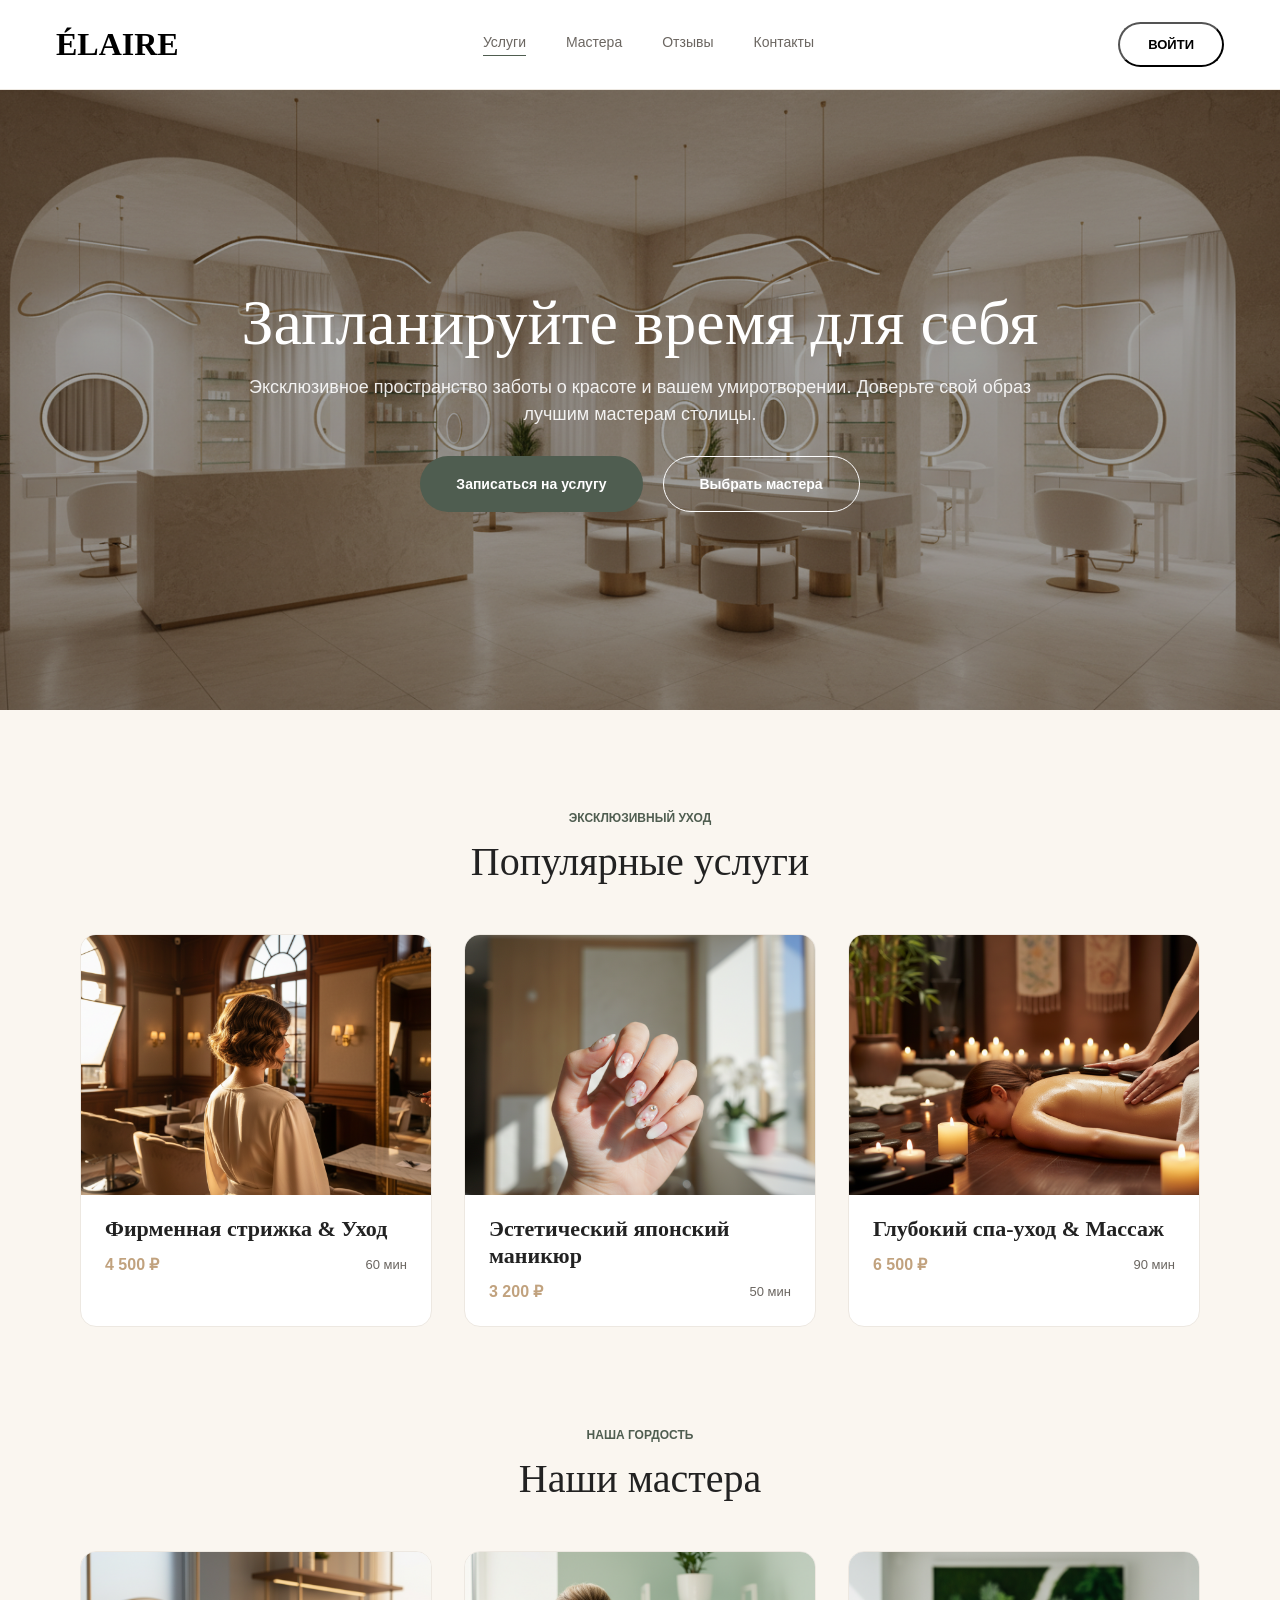
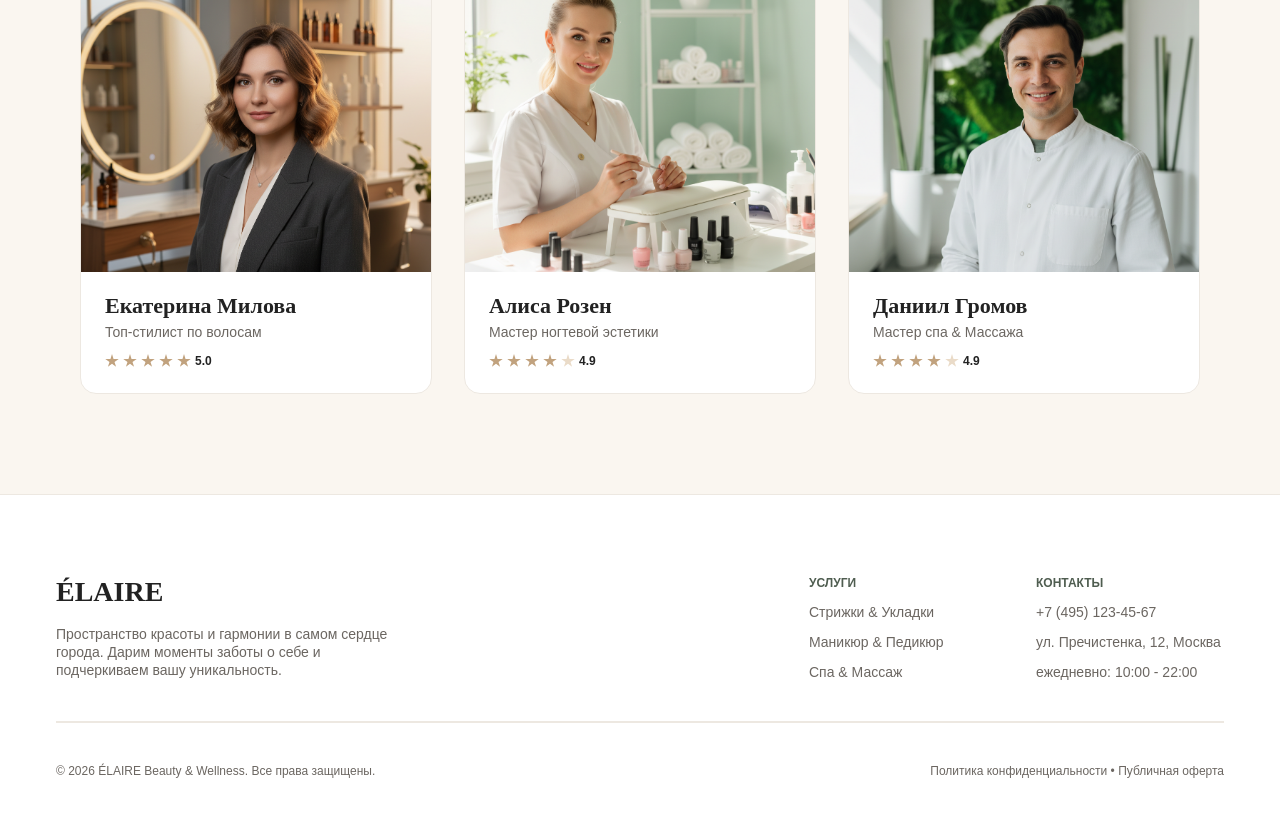
<file: frontend-1-complete/index.html>
<!DOCTYPE html>
<html lang="ru">
  <head>
    <meta charset="UTF-8" />
    <link rel="icon" type="image/svg+xml" href="/favicon.svg" />
    <meta name="viewport" content="width=device-width, initial-scale=1.0" />
    <title>ÉLAIRE — Салон услуг</title>
    <link rel="stylesheet" href="home.css" />
  </head>
  <body>
    <div class="page">
      <!-- header -->
      <header class="header">
        <div class="logo">
          <span class="logo-text">ÉLAIRE</span>
        </div>
        <nav class="nav-links">
          <div class="nav-item active"><a href="#">Услуги</a></div>
          <div class="nav-item"><a href="#">Мастера</a></div>
          <div class="nav-item"><a href="#">Отзывы</a></div>
          <div class="nav-item"><a href="#">Контакты</a></div>
        </nav>
        <button class="login-button"><span>Войти</span></button>
      </header>

      <!-- hero -->
      <section class="hero">
        <div class="hero-text-container">
          <h1 class="hero-title">Запланируйте время для себя</h1>
          <p class="hero-desc">
            Эксклюзивное пространство заботы о красоте и вашем умиротворении.
            Доверьте свой образ лучшим мастерам столицы.
          </p>
        </div>
        <div class="hero-ctas">
          <button
            class="cta-service"
            onclick="window.location.href='services.html'"
          >
            Записаться на услугу
          </button>
          <button class="cta-master">Выбрать мастера</button>
        </div>
      </section>

      <!-- popular services -->
      <section class="popular-services">
        <div class="section-header">
          <span class="section-tag">Эксклюзивный уход</span>
          <h2 class="section-title">Популярные услуги</h2>
        </div>
        <div class="services-grid">
          <article class="service-card">
            <div
              class="service-card-image"
              style="background-image: url('images/service-haircut.png')"
            ></div>
            <div class="service-card-body">
              <h3 class="service-card-title">Фирменная стрижка &amp; Уход</h3>
              <div class="service-card-meta">
                <span class="price">4 500 ₽</span>
                <span class="duration">60 мин</span>
              </div>
            </div>
          </article>
          <article class="service-card">
            <div
              class="service-card-image"
              style="background-image: url('images/service-manicure.png')"
            ></div>
            <div class="service-card-body">
              <h3 class="service-card-title">Эстетический японский маникюр</h3>
              <div class="service-card-meta">
                <span class="price">3 200 ₽</span>
                <span class="duration">50 мин</span>
              </div>
            </div>
          </article>
          <article class="service-card">
            <div
              class="service-card-image"
              style="background-image: url('images/service-spa.png')"
            ></div>
            <div class="service-card-body">
              <h3 class="service-card-title">Глубокий спа-уход &amp; Массаж</h3>
              <div class="service-card-meta">
                <span class="price">6 500 ₽</span>
                <span class="duration">90 мин</span>
              </div>
            </div>
          </article>
        </div>
      </section>

      <!-- our masters -->
      <section class="our-masters">
        <div class="section-header">
          <span class="section-tag">Наша гордость</span>
          <h2 class="section-title">Наши мастера</h2>
        </div>
        <div class="masters-grid">
          <article class="master-card">
            <div
              class="master-card-image"
              style="background-image: url('images/master-ekaterina.png')"
            ></div>
            <div class="master-card-body">
              <div class="master-info">
                <h3 class="master-name">Екатерина Милова</h3>
                <span class="master-role">Топ-стилист по волосам</span>
              </div>
              <div class="stars">
                <span class="star"></span>
                <span class="star"></span>
                <span class="star"></span>
                <span class="star"></span>
                <span class="star"></span>
                <span class="rating">5.0</span>
              </div>
            </div>
          </article>
          <article class="master-card">
            <div
              class="master-card-image"
              style="background-image: url('images/master-alisa.png')"
            ></div>
            <div class="master-card-body">
              <div class="master-info">
                <h3 class="master-name">Алиса Розен</h3>
                <span class="master-role">Мастер ногтевой эстетики</span>
              </div>
              <div class="stars">
                <span class="star"></span>
                <span class="star"></span>
                <span class="star"></span>
                <span class="star"></span>
                <span class="star star-empty"></span>
                <span class="rating">4.9</span>
              </div>
            </div>
          </article>
          <article class="master-card">
            <div
              class="master-card-image"
              style="background-image: url('images/master-daniil.png')"
            ></div>
            <div class="master-card-body">
              <div class="master-info">
                <h3 class="master-name">Даниил Громов</h3>
                <span class="master-role">Мастер спа &amp; Массажа</span>
              </div>
              <div class="stars">
                <span class="star"></span>
                <span class="star"></span>
                <span class="star"></span>
                <span class="star"></span>
                <span class="star star-empty"></span>
                <span class="rating">4.9</span>
              </div>
            </div>
          </article>
        </div>
      </section>

      <!-- footer -->
      <footer class="footer">
        <div class="footer-top">
          <div class="footer-brand">
            <span class="brand-name">ÉLAIRE</span>
            <span class="brand-desc"
              >Пространство красоты и гармонии в самом сердце города. Дарим
              моменты заботы о себе и подчеркиваем вашу уникальность.</span
            >
          </div>
          <div class="footer-links-row">
            <div class="links-col" style="width: 147px">
              <span class="col-title">Услуги</span>
              <a href="#">Стрижки &amp; Укладки</a>
              <a href="#">Маникюр &amp; Педикюр</a>
              <a href="#">Спа &amp; Массаж</a>
            </div>
            <div class="links-col" style="width: 188px">
              <span class="col-title">Контакты</span>
              <a href="#">+7 (495) 123-45-67</a>
              <a href="#">ул. Пречистенка, 12, Москва</a>
              <a href="#">ежедневно: 10:00 - 22:00</a>
            </div>
          </div>
        </div>
        <div class="footer-line"></div>
        <div class="footer-bottom">
          <span class="copy"
            >© 2026 ÉLAIRE Beauty &amp; Wellness. Все права защищены.</span
          >
          <span class="legal"
            >Политика конфиденциальности • Публичная оферта</span
          >
        </div>
      </footer>
    </div>
  </body>
</html>
</file>
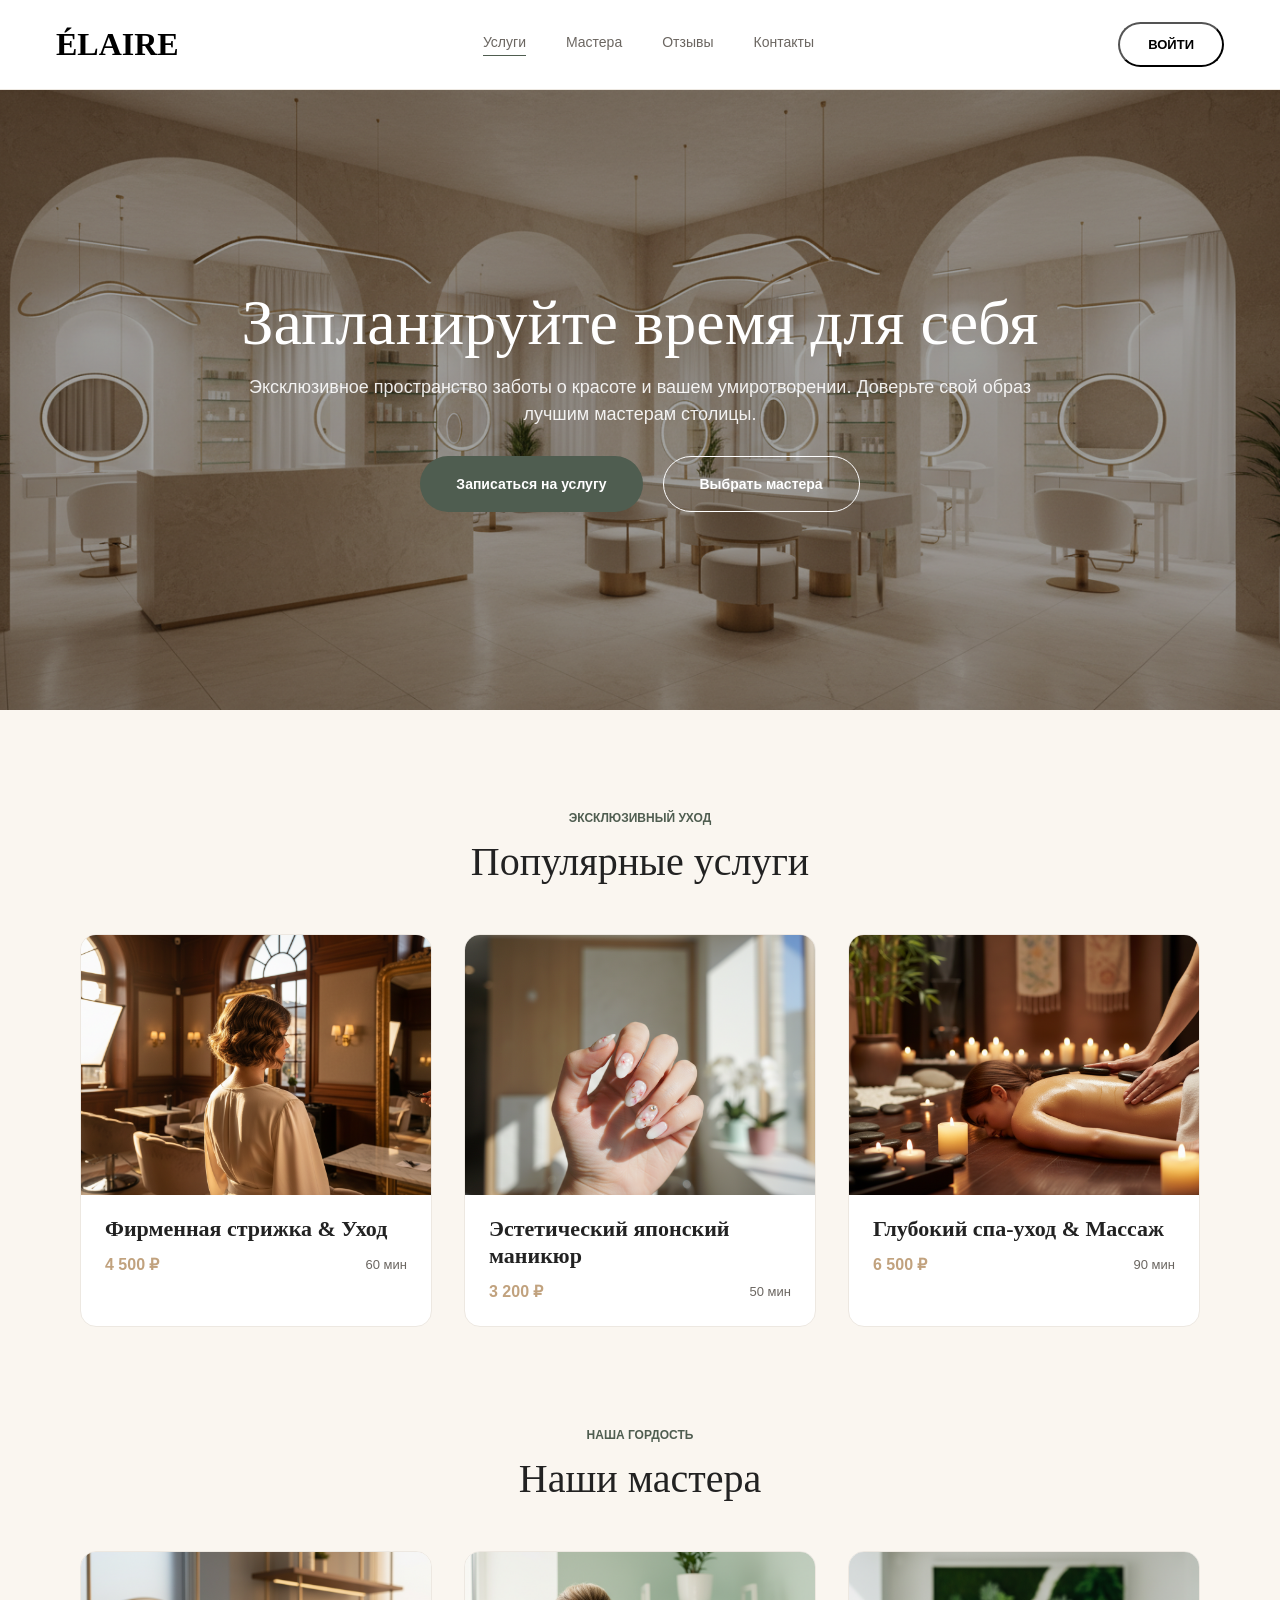
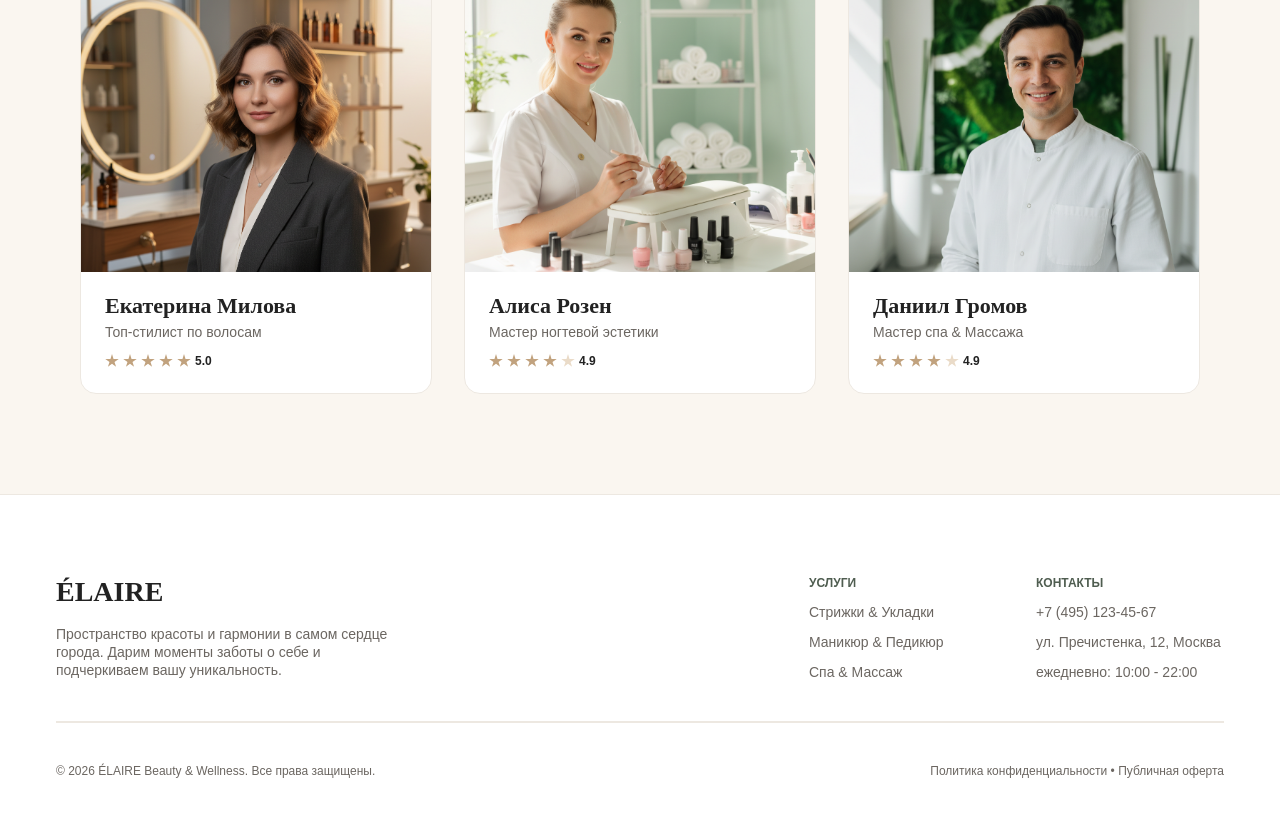
<file: frontend-2-complete/index.html>
<!DOCTYPE html>
<html lang="ru">
  <head>
    <meta charset="UTF-8" />
    <link rel="icon" type="image/svg+xml" href="/favicon.svg" />
    <meta name="viewport" content="width=device-width, initial-scale=1.0" />
    <title>ÉLAIRE — Салон услуг</title>
    <link rel="stylesheet" href="home.css" />
  </head>
  <body>
    <div class="page">
      <!-- header -->
      <header class="header">
        <div class="logo">
          <span class="logo-text">ÉLAIRE</span>
        </div>
        <nav class="nav-links">
          <div class="nav-item active"><a href="#">Услуги</a></div>
          <div class="nav-item"><a href="#">Мастера</a></div>
          <div class="nav-item"><a href="#">Отзывы</a></div>
          <div class="nav-item"><a href="#">Контакты</a></div>
        </nav>
        <button class="login-button"><span>Войти</span></button>
      </header>

      <!-- hero -->
      <section class="hero">
        <div class="hero-text-container">
          <h1 class="hero-title">Запланируйте время для себя</h1>
          <p class="hero-desc">
            Эксклюзивное пространство заботы о красоте и вашем умиротворении.
            Доверьте свой образ лучшим мастерам столицы.
          </p>
        </div>
        <div class="hero-ctas">
          <button class="cta-service">Записаться на услугу</button>
          <button class="cta-master">Выбрать мастера</button>
        </div>
      </section>

      <!-- popular services -->
      <section class="popular-services">
        <div class="section-header">
          <span class="section-tag">Эксклюзивный уход</span>
          <h2 class="section-title">Популярные услуги</h2>
        </div>
        <div class="services-grid">
          <article class="service-card">
            <div
              class="service-card-image"
              style="background-image: url('images/service-haircut.png')"
            ></div>
            <div class="service-card-body">
              <h3 class="service-card-title">Фирменная стрижка &amp; Уход</h3>
              <div class="service-card-meta">
                <span class="price">4 500 ₽</span>
                <span class="duration">60 мин</span>
              </div>
            </div>
          </article>
          <article class="service-card">
            <div
              class="service-card-image"
              style="background-image: url('images/service-manicure.png')"
            ></div>
            <div class="service-card-body">
              <h3 class="service-card-title">Эстетический японский маникюр</h3>
              <div class="service-card-meta">
                <span class="price">3 200 ₽</span>
                <span class="duration">50 мин</span>
              </div>
            </div>
          </article>
          <article class="service-card">
            <div
              class="service-card-image"
              style="background-image: url('images/service-spa.png')"
            ></div>
            <div class="service-card-body">
              <h3 class="service-card-title">Глубокий спа-уход &amp; Массаж</h3>
              <div class="service-card-meta">
                <span class="price">6 500 ₽</span>
                <span class="duration">90 мин</span>
              </div>
            </div>
          </article>
        </div>
      </section>

      <!-- our masters -->
      <section class="our-masters">
        <div class="section-header">
          <span class="section-tag">Наша гордость</span>
          <h2 class="section-title">Наши мастера</h2>
        </div>
        <div class="masters-grid">
          <article class="master-card">
            <div
              class="master-card-image"
              style="background-image: url('images/master-ekaterina.png')"
            ></div>
            <div class="master-card-body">
              <div class="master-info">
                <h3 class="master-name">Екатерина Милова</h3>
                <span class="master-role">Топ-стилист по волосам</span>
              </div>
              <div class="stars">
                <span class="star"></span>
                <span class="star"></span>
                <span class="star"></span>
                <span class="star"></span>
                <span class="star"></span>
                <span class="rating">5.0</span>
              </div>
            </div>
          </article>
          <article class="master-card">
            <div
              class="master-card-image"
              style="background-image: url('images/master-alisa.png')"
            ></div>
            <div class="master-card-body">
              <div class="master-info">
                <h3 class="master-name">Алиса Розен</h3>
                <span class="master-role">Мастер ногтевой эстетики</span>
              </div>
              <div class="stars">
                <span class="star"></span>
                <span class="star"></span>
                <span class="star"></span>
                <span class="star"></span>
                <span class="star star-empty"></span>
                <span class="rating">4.9</span>
              </div>
            </div>
          </article>
          <article class="master-card">
            <div
              class="master-card-image"
              style="background-image: url('images/master-daniil.png')"
            ></div>
            <div class="master-card-body">
              <div class="master-info">
                <h3 class="master-name">Даниил Громов</h3>
                <span class="master-role">Мастер спа &amp; Массажа</span>
              </div>
              <div class="stars">
                <span class="star"></span>
                <span class="star"></span>
                <span class="star"></span>
                <span class="star"></span>
                <span class="star star-empty"></span>
                <span class="rating">4.9</span>
              </div>
            </div>
          </article>
        </div>
      </section>

      <!-- footer -->
      <footer class="footer">
        <div class="footer-top">
          <div class="footer-brand">
            <span class="brand-name">ÉLAIRE</span>
            <span class="brand-desc"
              >Пространство красоты и гармонии в самом сердце города. Дарим
              моменты заботы о себе и подчеркиваем вашу уникальность.</span
            >
          </div>
          <div class="footer-links-row">
            <div class="links-col" style="width: 147px">
              <span class="col-title">Услуги</span>
              <a href="#">Стрижки &amp; Укладки</a>
              <a href="#">Маникюр &amp; Педикюр</a>
              <a href="#">Спа &amp; Массаж</a>
            </div>
            <div class="links-col" style="width: 188px">
              <span class="col-title">Контакты</span>
              <a href="#">+7 (495) 123-45-67</a>
              <a href="#">ул. Пречистенка, 12, Москва</a>
              <a href="#">ежедневно: 10:00 - 22:00</a>
            </div>
          </div>
        </div>
        <div class="footer-line"></div>
        <div class="footer-bottom">
          <span class="copy"
            >© 2026 ÉLAIRE Beauty &amp; Wellness. Все права защищены.</span
          >
          <span class="legal"
            >Политика конфиденциальности • Публичная оферта</span
          >
        </div>
      </footer>
    </div>
    <script src="./home.js"></script>
  </body>
</html>
</file>
<file: frontend-1-complete/home.css>
/* ===== reset & base ===== */
* {
  margin: 0;
  padding: 0;
  box-sizing: border-box;
}

body {
  min-height: 100vh;
  font-family: "DM Sans", sans-serif;
}

.page {
  display: flex;
  flex-direction: column;
  min-height: 100vh;
  background: #faf6f0;
}

/* ===== header ===== */
.header {
  display: flex;
  flex-direction: row;
  justify-content: space-between;
  align-items: center;
  padding: 0px 56px;
  height: 90px;
  background: #ffffff;
  border-bottom: 1px solid #ede8e1;
}

.logo-text {
  font-family: "Cormorant Garamond", serif;
  font-weight: 600;
  font-size: 32px;
  line-height: 39px;
  cursor: pointer;
}

.nav-links {
  display: flex;
  flex-direction: row;
  gap: 40px;
}

.nav-item {
  padding-bottom: 4px;
  border-bottom: 1.5px solid transparent;
}

.nav-item.active {
  border-bottom-color: #4f5d50;
}

.nav-item a {
  font-size: 14px;
  line-height: 18px;
  color: #6b6661;
  text-decoration: none;
}

.login-button {
  padding: 12px 28px;
  border-radius: 100px;
  background: transparent;
  cursor: pointer;
  font-weight: 600;
  font-size: 13px;
  line-height: 17px;
  text-transform: uppercase;
}

/* ===== hero ===== */
.hero {
  display: flex;
  flex-direction: column;
  justify-content: center;
  align-items: center;
  padding: 0px 80px;
  gap: 28px;
  height: 620px;
  background: linear-gradient(0deg, rgba(0, 0, 0, 0.35), rgba(0, 0, 0, 0.35)),
    url("./images/hero-salon.png") center / cover no-repeat;
}

.hero-text-container {
  display: flex;
  flex-direction: column;
  align-items: center;
  gap: 16px;
  max-width: 800px;
}

.hero-title {
  font-family: "Cormorant Garamond", serif;
  font-weight: 400;
  font-size: 64px;
  line-height: 1.1;
  text-align: center;
  color: #ffffff;
}

.hero-desc {
  font-size: 18px;
  line-height: 1.5;
  text-align: center;
  color: #ffffff;
  opacity: 0.9;
}

.hero-ctas {
  display: flex;
  flex-direction: row;
  gap: 20px;
}

.cta-service {
  padding: 18px 36px;
  background: #4f5d50;
  border-radius: 100px;
  border: none;
  cursor: pointer;
  font-weight: 600;
  font-size: 14px;
  line-height: 18px;
  color: #ffffff;
}

.cta-service:hover {
  background: #3d4a3e;
}

.cta-master {
  padding: 18px 36px;
  background: transparent;
  border: 1px solid #ffffff;
  border-radius: 100px;
  cursor: pointer;
  font-weight: 600;
  font-size: 14px;
  line-height: 18px;
  color: #ffffff;
}

.cta-master:hover {
  background: rgba(255, 255, 255, 0.1);
}

/* ===== section header ===== */
.section-header {
  display: flex;
  flex-direction: column;
  align-items: center;
  gap: 12px;
  width: 100%;
}

.section-tag {
  font-weight: 700;
  font-size: 12px;
  line-height: 16px;
  text-transform: uppercase;
  color: #4f5d50;
}

.section-title {
  font-family: "Cormorant Garamond", serif;
  font-weight: 500;
  font-size: 40px;
  line-height: 48px;
  color: #222222;
}

/* ===== popular services ===== */
.popular-services {
  display: flex;
  flex-direction: column;
  align-items: flex-start;
  padding: 100px 80px 80px;
  gap: 48px;
  background: #faf6f0;
}

.services-grid {
  display: flex;
  flex-direction: row;
  gap: 32px;
  width: 100%;
}

.service-card {
  display: flex;
  flex-direction: column;
  align-items: flex-start;
  gap: 20px;
  flex: 1;
  padding-bottom: 24px;
  background: #ffffff;
  border: 1px solid #ede8e1;
  border-radius: 16px;
  overflow: hidden;
}

.service-card-image {
  width: 100%;
  height: 260px;
  background-size: cover;
  background-position: center;
  background-repeat: no-repeat;
}

.service-card-image--haircut {
  background-image: url("../images/service-haircut.png");
}

.service-card-image--manicure {
  background-image: url("../images/service-manicure.png");
}

.service-card-image--spa {
  background-image: url("../images/service-spa.png");
}

.service-card-body {
  display: flex;
  flex-direction: column;
  gap: 12px;
  padding: 0 24px;
  width: 100%;
}

.service-card-title {
  font-family: "Cormorant Garamond", serif;
  font-weight: 600;
  font-size: 22px;
  line-height: 27px;
  color: #222222;
}

.service-card-meta {
  display: flex;
  flex-direction: row;
  justify-content: space-between;
  align-items: center;
}

.service-card-meta .price {
  font-weight: 600;
  font-size: 16px;
  line-height: 21px;
  color: #c1a27e;
}

.service-card-meta .duration {
  font-size: 13px;
  line-height: 17px;
  color: #6b6661;
}

/* ===== our masters ===== */
.our-masters {
  display: flex;
  flex-direction: column;
  align-items: flex-start;
  padding: 20px 80px 100px;
  gap: 48px;
  background: #faf6f0;
}

.masters-grid {
  display: flex;
  flex-direction: row;
  gap: 32px;
  width: 100%;
}

.master-card {
  display: flex;
  flex-direction: column;
  align-items: flex-start;
  gap: 20px;
  flex: 1;
  padding-bottom: 24px;
  background: #ffffff;
  border: 1px solid #ede8e1;
  border-radius: 16px;
  overflow: hidden;
}

.master-card-image {
  width: 100%;
  height: 320px;
  background-size: cover;
  background-position: center;
  background-repeat: no-repeat;
}

.master-card-image--ekaterina {
  background-image: url("../images/master-ekaterina.png");
}

.master-card-image--alisa {
  background-image: url("../images/master-alisa.png");
}

.master-card-image--daniil {
  background-image: url("../images/master-daniil.png");
}

.master-card-body {
  display: flex;
  flex-direction: column;
  gap: 12px;
  padding: 0 24px;
  width: 100%;
}

.master-info {
  display: flex;
  flex-direction: column;
  gap: 4px;
}

.master-name {
  font-family: "Cormorant Garamond", serif;
  font-weight: 600;
  font-size: 22px;
  line-height: 27px;
  color: #222222;
}

.master-role {
  font-size: 14px;
  line-height: 18px;
  color: #6b6661;
}

.stars {
  display: flex;
  flex-direction: row;
  align-items: center;
  gap: 4px;
}

.star {
  width: 14px;
  height: 14px;
  background: #c1a27e;
  clip-path: polygon(
    50% 0%,
    61% 35%,
    98% 35%,
    68% 57%,
    79% 91%,
    50% 70%,
    21% 91%,
    32% 57%,
    2% 35%,
    39% 35%
  );
}

.star-empty {
  background: #eadbc8;
}

.rating {
  font-weight: 600;
  font-size: 12px;
  line-height: 16px;
  color: #222222;
}

/* ===== footer ===== */
.footer {
  background: #ffffff;
  display: flex;
  flex-direction: column;
  padding: 80px 56px 48px;
  border-top: 1px solid #ede8e1;
  margin-top: auto;
}

.footer-top {
  display: flex;
  flex-direction: row;
  justify-content: space-between;
  gap: 20px;
}

.footer-brand {
  display: flex;
  flex-direction: column;
  gap: 16px;
}

.footer-brand .brand-name {
  font-family: "Cormorant Garamond", serif;
  font-style: normal;
  font-weight: 600;
  font-size: 28px;
  line-height: 34px;
  color: #222222;
}

.footer-brand .brand-desc {
  max-width: 360px;
  font-size: 14px;
  line-height: 18px;
  color: #6b6661;
}

.footer-links-row {
  display: flex;
  flex-direction: row;
  gap: 80px;
}

.links-col {
  display: flex;
  flex-direction: column;
  gap: 12px;
}

.links-col .col-title {
  font-weight: 600;
  font-size: 12px;
  line-height: 16px;
  text-transform: uppercase;
  color: #4f5d50;
}

.links-col a {
  font-size: 14px;
  line-height: 18px;
  color: #6b6661;
  text-decoration: none;
}

.footer-line {
  border: 1px solid #ede8e1;
  margin-top: 40px;
  margin-bottom: 40px;
}

.footer-bottom {
  display: flex;
  flex-direction: row;
  justify-content: space-between;
  align-items: center;
  flex-grow: 0;
}

.footer-bottom .copy {
  font-size: 12px;
  line-height: 16px;
  color: #6b6661;
}

.footer-bottom .legal {
  font-size: 12px;
  line-height: 16px;
  color: #6b6661;
  margin-left: 20px;
}
</file>
<file: frontend-2-complete/home.css>
/* ===== reset & base ===== */
* {
  margin: 0;
  padding: 0;
  box-sizing: border-box;
}

body {
  min-height: 100vh;
  font-family: "DM Sans", sans-serif;
}

.page {
  display: flex;
  flex-direction: column;
  min-height: 100vh;
  background: #faf6f0;
}

/* ===== header ===== */
.header {
  display: flex;
  flex-direction: row;
  justify-content: space-between;
  align-items: center;
  padding: 0px 56px;
  height: 90px;
  background: #ffffff;
  border-bottom: 1px solid #ede8e1;
}

.logo-text {
  font-family: "Cormorant Garamond", serif;
  font-weight: 600;
  font-size: 32px;
  line-height: 39px;
  cursor: pointer;
}

.nav-links {
  display: flex;
  flex-direction: row;
  gap: 40px;
}

.nav-item {
  padding-bottom: 4px;
  border-bottom: 1.5px solid transparent;
}

.nav-item.active {
  border-bottom-color: #4f5d50;
}

.nav-item a {
  font-size: 14px;
  line-height: 18px;
  color: #6b6661;
  text-decoration: none;
}

.login-button {
  padding: 12px 28px;
  border-radius: 100px;
  background: transparent;
  cursor: pointer;
  font-weight: 600;
  font-size: 13px;
  line-height: 17px;
  text-transform: uppercase;
}

/* ===== hero ===== */
.hero {
  display: flex;
  flex-direction: column;
  justify-content: center;
  align-items: center;
  padding: 0px 80px;
  gap: 28px;
  height: 620px;
  background: linear-gradient(0deg, rgba(0, 0, 0, 0.35), rgba(0, 0, 0, 0.35)),
    url("./images/hero-salon.png") center / cover no-repeat;
}

.hero-text-container {
  display: flex;
  flex-direction: column;
  align-items: center;
  gap: 16px;
  max-width: 800px;
}

.hero-title {
  font-family: "Cormorant Garamond", serif;
  font-weight: 400;
  font-size: 64px;
  line-height: 1.1;
  text-align: center;
  color: #ffffff;
}

.hero-desc {
  font-size: 18px;
  line-height: 1.5;
  text-align: center;
  color: #ffffff;
  opacity: 0.9;
}

.hero-ctas {
  display: flex;
  flex-direction: row;
  gap: 20px;
}

.cta-service {
  padding: 18px 36px;
  background: #4f5d50;
  border-radius: 100px;
  border: none;
  cursor: pointer;
  font-weight: 600;
  font-size: 14px;
  line-height: 18px;
  color: #ffffff;
}

.cta-service:hover {
  background: #3d4a3e;
}

.cta-master {
  padding: 18px 36px;
  background: transparent;
  border: 1px solid #ffffff;
  border-radius: 100px;
  cursor: pointer;
  font-weight: 600;
  font-size: 14px;
  line-height: 18px;
  color: #ffffff;
}

.cta-master:hover {
  background: rgba(255, 255, 255, 0.1);
}

/* ===== section header ===== */
.section-header {
  display: flex;
  flex-direction: column;
  align-items: center;
  gap: 12px;
  width: 100%;
}

.section-tag {
  font-weight: 700;
  font-size: 12px;
  line-height: 16px;
  text-transform: uppercase;
  color: #4f5d50;
}

.section-title {
  font-family: "Cormorant Garamond", serif;
  font-weight: 500;
  font-size: 40px;
  line-height: 48px;
  color: #222222;
}

/* ===== popular services ===== */
.popular-services {
  display: flex;
  flex-direction: column;
  align-items: flex-start;
  padding: 100px 80px 80px;
  gap: 48px;
  background: #faf6f0;
}

.services-grid {
  display: flex;
  flex-direction: row;
  gap: 32px;
  width: 100%;
}

.service-card {
  display: flex;
  flex-direction: column;
  align-items: flex-start;
  gap: 20px;
  flex: 1;
  padding-bottom: 24px;
  background: #ffffff;
  border: 1px solid #ede8e1;
  border-radius: 16px;
  overflow: hidden;
}

.service-card-image {
  width: 100%;
  height: 260px;
  background-size: cover;
  background-position: center;
  background-repeat: no-repeat;
}

.service-card-image--haircut {
  background-image: url("../images/service-haircut.png");
}

.service-card-image--manicure {
  background-image: url("../images/service-manicure.png");
}

.service-card-image--spa {
  background-image: url("../images/service-spa.png");
}

.service-card-body {
  display: flex;
  flex-direction: column;
  gap: 12px;
  padding: 0 24px;
  width: 100%;
}

.service-card-title {
  font-family: "Cormorant Garamond", serif;
  font-weight: 600;
  font-size: 22px;
  line-height: 27px;
  color: #222222;
}

.service-card-meta {
  display: flex;
  flex-direction: row;
  justify-content: space-between;
  align-items: center;
}

.service-card-meta .price {
  font-weight: 600;
  font-size: 16px;
  line-height: 21px;
  color: #c1a27e;
}

.service-card-meta .duration {
  font-size: 13px;
  line-height: 17px;
  color: #6b6661;
}

/* ===== our masters ===== */
.our-masters {
  display: flex;
  flex-direction: column;
  align-items: flex-start;
  padding: 20px 80px 100px;
  gap: 48px;
  background: #faf6f0;
}

.masters-grid {
  display: flex;
  flex-direction: row;
  gap: 32px;
  width: 100%;
}

.master-card {
  display: flex;
  flex-direction: column;
  align-items: flex-start;
  gap: 20px;
  flex: 1;
  padding-bottom: 24px;
  background: #ffffff;
  border: 1px solid #ede8e1;
  border-radius: 16px;
  overflow: hidden;
}

.master-card-image {
  width: 100%;
  height: 320px;
  background-size: cover;
  background-position: center;
  background-repeat: no-repeat;
}

.master-card-image--ekaterina {
  background-image: url("../images/master-ekaterina.png");
}

.master-card-image--alisa {
  background-image: url("../images/master-alisa.png");
}

.master-card-image--daniil {
  background-image: url("../images/master-daniil.png");
}

.master-card-body {
  display: flex;
  flex-direction: column;
  gap: 12px;
  padding: 0 24px;
  width: 100%;
}

.master-info {
  display: flex;
  flex-direction: column;
  gap: 4px;
}

.master-name {
  font-family: "Cormorant Garamond", serif;
  font-weight: 600;
  font-size: 22px;
  line-height: 27px;
  color: #222222;
}

.master-role {
  font-size: 14px;
  line-height: 18px;
  color: #6b6661;
}

.stars {
  display: flex;
  flex-direction: row;
  align-items: center;
  gap: 4px;
}

.star {
  width: 14px;
  height: 14px;
  background: #c1a27e;
  clip-path: polygon(
    50% 0%,
    61% 35%,
    98% 35%,
    68% 57%,
    79% 91%,
    50% 70%,
    21% 91%,
    32% 57%,
    2% 35%,
    39% 35%
  );
}

.star-empty {
  background: #eadbc8;
}

.rating {
  font-weight: 600;
  font-size: 12px;
  line-height: 16px;
  color: #222222;
}

/* ===== footer ===== */
.footer {
  background: #ffffff;
  display: flex;
  flex-direction: column;
  padding: 80px 56px 48px;
  border-top: 1px solid #ede8e1;
  margin-top: auto;
}

.footer-top {
  display: flex;
  flex-direction: row;
  justify-content: space-between;
  gap: 20px;
}

.footer-brand {
  display: flex;
  flex-direction: column;
  gap: 16px;
}

.footer-brand .brand-name {
  font-family: "Cormorant Garamond", serif;
  font-style: normal;
  font-weight: 600;
  font-size: 28px;
  line-height: 34px;
  color: #222222;
}

.footer-brand .brand-desc {
  max-width: 360px;
  font-size: 14px;
  line-height: 18px;
  color: #6b6661;
}

.footer-links-row {
  display: flex;
  flex-direction: row;
  gap: 80px;
}

.links-col {
  display: flex;
  flex-direction: column;
  gap: 12px;
}

.links-col .col-title {
  font-weight: 600;
  font-size: 12px;
  line-height: 16px;
  text-transform: uppercase;
  color: #4f5d50;
}

.links-col a {
  font-size: 14px;
  line-height: 18px;
  color: #6b6661;
  text-decoration: none;
}

.footer-line {
  border: 1px solid #ede8e1;
  margin-top: 40px;
  margin-bottom: 40px;
}

.footer-bottom {
  display: flex;
  flex-direction: row;
  justify-content: space-between;
  align-items: center;
  flex-grow: 0;
}

.footer-bottom .copy {
  font-size: 12px;
  line-height: 16px;
  color: #6b6661;
}

.footer-bottom .legal {
  font-size: 12px;
  line-height: 16px;
  color: #6b6661;
  margin-left: 20px;
}
</file>
